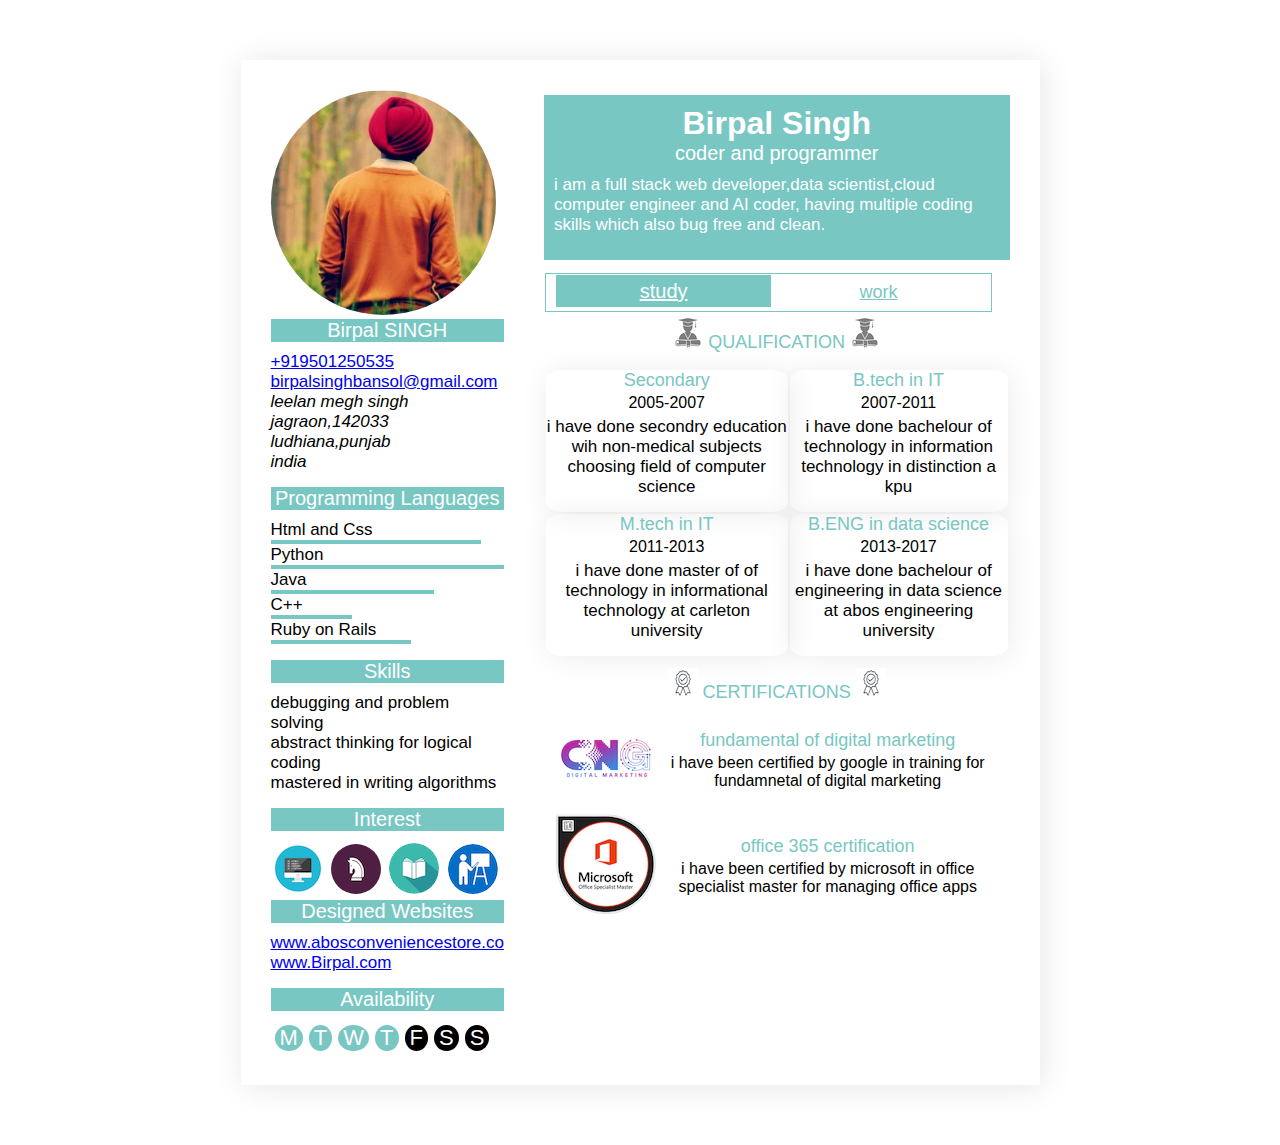
<file: index.html>
<!DOCTYPE html>
<html lang="en">
<head>
    <meta charset="UTF-8">
    <meta name="viewport" content="width=device-width, initial-scale=1.0">
    <title>Resume Assignment</title>
    <link rel="stylesheet" href="./style.css">
</head>
<body>
    
    <div class="resume">
        <div class="resume_profile">
            <div class="profile_info">
                <div class="profilephoto">
                    <img src="./images/birpalsinghbansol.jpg" alt="profile pic">
                </div>
                <div class="address">
                    <p class="forheading">Birpal SINGH</p>
                    <ul class="forparagraph">
                        <li><a href="https://api.whatsapp.com/send?phone=919501250535&text=&source=&data=&app_absent=">+919501250535</a></li>
                        <li><a href="mailto:birpalsinghbansol@gmail.com">birpalsinghbansol@gmail.com</a></li>
                        <li> <address>
                            leelan megh singh <br> jagraon,142033 <br> ludhiana,punjab <br>india
                        </address></li>
                    </ul>
                </div>
            </div>
            <div class="profile_languages">
                <div class="programming languages">
                    <p class="forheading">Programming Languages</p>
                    <ul class="forparagraph">
                        <li>Html and Css <span class="bar"><span class="html"></span></span></li>
                        <li>Python<span class="bar"><span class="python"></span></span></li>
                        <li>Java <span class="bar"><span class="java"></span></span></li>
                        <li>C++ <span class="bar"><span class="c"></span></span></li>
                        <li>Ruby on Rails<span class="bar"><span class="ruby"></span></span></li>
                    </ul>
                </div>
            </div>
            <div class="profile_skills">
                <div class="skills">
                    <p class="forheading">Skills</p>
                    <ul class="forparagraph">
                        <li>debugging and problem solving</li>
                        <li>abstract thinking for logical coding</li>
                        <li>mastered in writing algorithms</li>
                        <li></li>
                    </ul>
                </div>
            </div>
            
            <div class="profile_interest">
                <div class="interest">
                    <p class="forheading">Interest</p>
                    <div class="interest_images"></div>
                    <a href="https://www.google.com/search?q=coding"><img id="interest1" src="./images/coding.png" alt=""></a>
                    <a href="https://www.google.com/search?q=chess"><img id="interest2" src="./images/chess.png" alt=""></a>
                    <a href="https://www.google.com/search?q=reading"><img id="interest3" src="./images/reading.png" alt=""></a>
                    <a href="https://www.google.com/search?q=teaching"><img id="interest4" src="./images/teaching.png" alt=""></a>
                </div>

            </div>
            <div class="profile_designedwebsites">
                <div class="designedwebsites">
                    <p class="forheading">Designed Websites</p>
                    <ul class="forparagraph">
                        <li><a href=" https://abosconveniencestore.wixsite.com/abos">www.abosconveniencestore.co</a></li>
                        <li><a href="https://google.com">www.Birpal.com</a></li>
                    </ul>
                </div>
            </div>
            <div class="profile_availability">
                <div class="availability">
                    <p class="forheading">Availability</p>
                    <table>
                        <tr>
                            <td><p class="forworking_days">M</p></td>
                            <td><p class="forworking_days">T</p></td>
                            <td><p class="forworking_days">W</p></td>
                            <td><p class="forworking_days">T</p></td>
                            <td><p class="fornonworking_days">F</p></td>
                            <td><p class="fornonworking_days">S</p></td>
                            <td><p class="fornonworking_days">S</p></td>
                        </tr>
                    </table>
                </div>
            </div>
        </div>
        <div class="resume_study">
            <div class="about">
                <h1>Birpal Singh</h1>
                <h3 class="forheading">coder and programmer</h3>
                <p class="forparagraph">i am a full stack web developer,data scientist,cloud computer engineer and AI coder, having multiple coding skills which also bug free and clean.</p>
            </div>
            <div class="study">
                <div class="menu">
                    <a id="menu1" class="forheading" href="./index.html">study</a>
                    <a id="menu2" class="forsubheading" href="./work.html">work</a>
                </div>
                <p id="qualification" class="forsubheading"><img src="./images/degree.png" alt=""> QUALIFICATION <img src="./images/degree.png" alt=""> </p>
                <table class="study_table">
                    <tr>
                        <td class="cards">
                            <p class="forsubheading">Secondary</p>
                            <p class="year">2005-2007</p>
                            <p class="forparagraph">i have done secondry education wih non-medical subjects choosing field of computer science</p>
                        </td>
                        <td class="cards">
                            <p class="forsubheading"> B.tech in IT</p>
                            <p class="year">2007-2011</p>
                            <p class="forparagraph">i have done bachelour of technology in information technology in distinction a kpu</p>
                        </td>
                    </tr>
                    <tr>
                        <td class="cards">
                            <p class="forsubheading">M.tech in IT</p>
                            <p class="year">2011-2013</p>
                            <p class="forparagraph"> i have done master of of technology in informational technology at carleton university</p>
                        </td>
                        <td class="cards">
                            <p class="forsubheading">B.ENG in data science</p>
                            <p class="year">2013-2017</p>
                            <p class="forparagraph"> i have done bachelour of engineering in data science at abos engineering  university</p>
                        </td>
                    </tr>
                </table>
                <div class="certification">
                    <p class="forsubheading"><img src="./images/certification.png" alt="">  CERTIFICATIONS   <img src="./images/certification.png" alt=""> </p>
                    <table>
                        <tr>
                            <td><img src="./images/digitalmarketing.png" alt=""></td>
                            <td>
                                <p class="forsubheading">fundamental of digital marketing</p>
                                <p>i have been certified by google in training for fundamnetal of digital marketing</p>
                            </td>
                        </tr>
                        <tr>
                            <td><img src="./images/office.png" alt=""></td>
                            <td> 
                                <p class="forsubheading">office 365 certification</p>
                                <p>i have been certified by microsoft in office specialist master for managing office apps</p>
                            </td>
                        </tr>
                    </table>

                </div>
                
            </div>
            
        </div>
    </div>
    
</body>
</html>
</file>
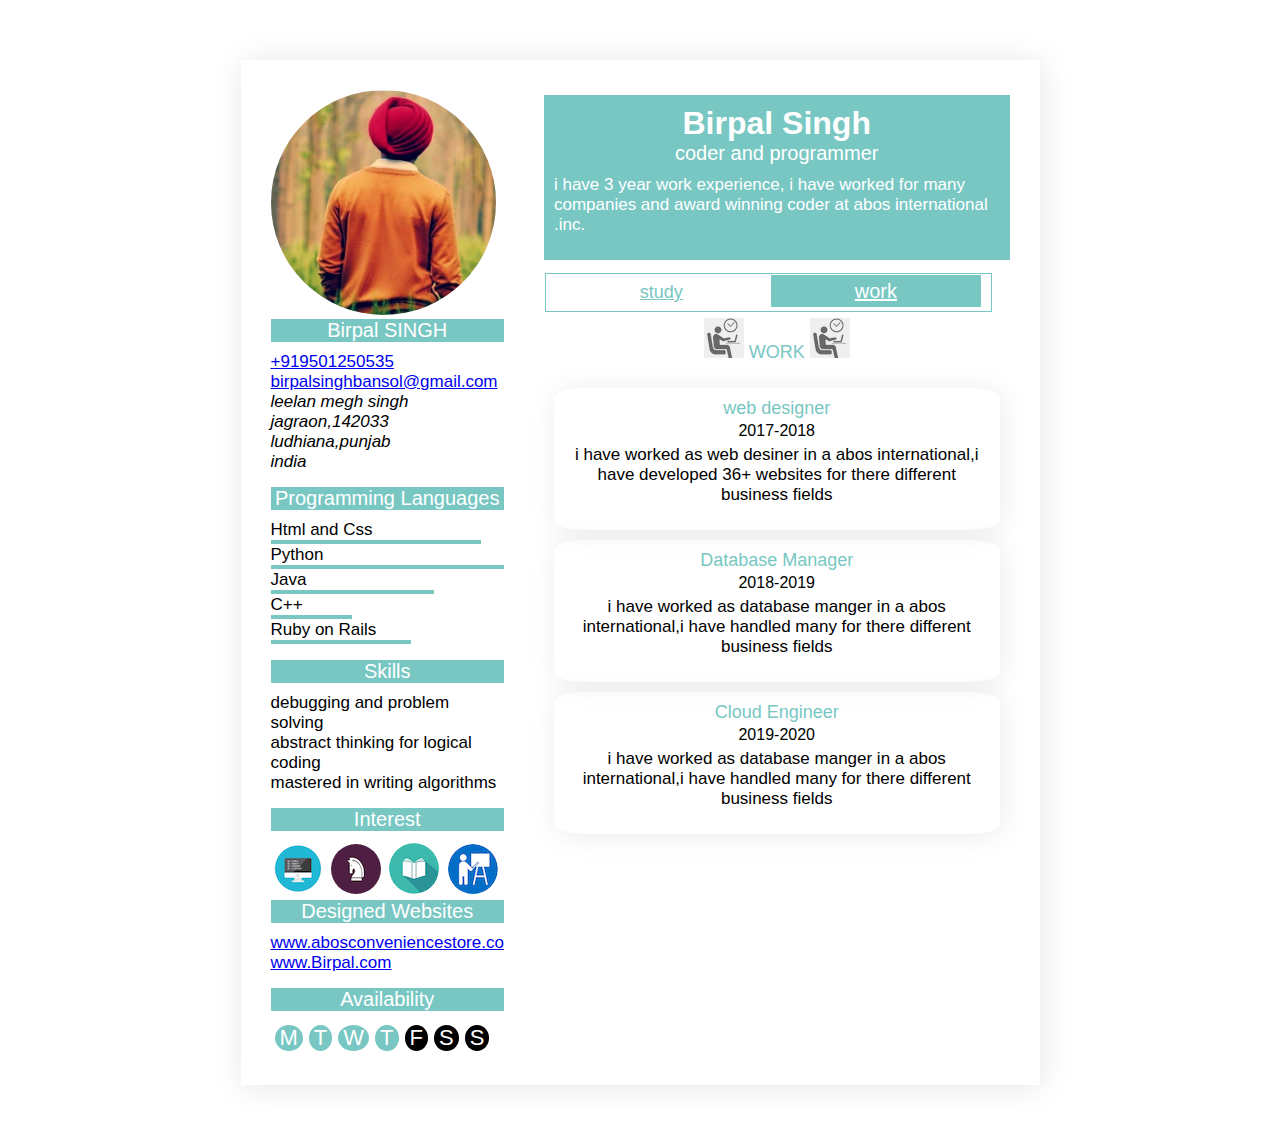
<file: work.html>
<!DOCTYPE html>
    <html lang="en">
    <head>
        <meta charset="UTF-8">
        <meta name="viewport" content="width=device-width, initial-scale=1.0">
        <title>work and interest</title>
        <link rel="stylesheet" href="./style.css">
    </head>
    <body>
        
        <div class="resume">



            <div class="resume_profile">
                <div class="profile_info">
                    <div class="profilephoto">
                        <img src="./images/birpalsinghbansol.jpg" alt="profile pic">
                    </div>
                    <div class="address">
                        <p class="forheading">Birpal SINGH</p>
                        <ul class="forparagraph">
                            <li><a href="https://api.whatsapp.com/send?phone=919501250535&text=&source=&data=&app_absent=">+919501250535</a></li>
                            <li><a href="mailto:birpalsinghbansol@gmail.com">birpalsinghbansol@gmail.com</a></li>
                            <li> <address>
                                leelan megh singh <br> jagraon,142033 <br> ludhiana,punjab <br>india
                            </address></li>
                        </ul>
                    </div>
                </div>
                <div class="profile_languages">
                    <div class="programming languages">
                        <p class="forheading">Programming Languages</p>
                        <ul class="forparagraph">
                            <li>Html and Css <span class="bar"><span class="html"></span></span></li>
                            <li>Python<span class="bar"><span class="python"></span></span></li>
                            <li>Java <span class="bar"><span class="java"></span></span></li>
                            <li>C++ <span class="bar"><span class="c"></span></span></li>
                            <li>Ruby on Rails<span class="bar"><span class="ruby"></span></span></li>
                        </ul>
                    </div>
                </div>
                <div class="profile_skills">
                    <div class="skills">
                        <p class="forheading">Skills</p>
                        <ul class="forparagraph">
                            <li>debugging and problem solving</li>
                            <li>abstract thinking for logical coding</li>
                            <li>mastered in writing algorithms</li>
                            <li></li>
                        </ul>
                    </div>
                </div>
                
                <div class="profile_interest">
                    <div class="interest">
                        <p class="forheading">Interest</p>
                        <div class="interest_images"></div>
                        <a href="https://www.google.com/search?q=coding"><img id="interest1" src="./images/coding.png" alt=""></a>
                        <a href="https://www.google.com/search?q=chess"><img id="interest2" src="./images/chess.png" alt=""></a>
                        <a href="https://www.google.com/search?q=reading"><img id="interest3" src="./images/reading.png" alt=""></a>
                        <a href="https://www.google.com/search?q=teaching"><img id="interest4" src="./images/teaching.png" alt=""></a>
                    </div>
    
                </div>
                <div class="profile_designedwebsites">
                    <div class="designedwebsites">
                        <p class="forheading">Designed Websites</p>
                        <ul class="forparagraph">
                            <li><a href=" https://abosconveniencestore.wixsite.com/abos">www.abosconveniencestore.co</a></li>
                            <li><a href="https://google.com">www.Birpal.com</a></li>
                        </ul>
                    </div>
                </div>
                <div class="profile_availability">
                    <div class="availability">
                        <p class="forheading">Availability</p>
                        <table>
                            <tr>
                                <td><p class="forworking_days">M</p></td>
                                <td><p class="forworking_days">T</p></td>
                                <td><p class="forworking_days">W</p></td>
                                <td><p class="forworking_days">T</p></td>
                                <td><p class="fornonworking_days">F</p></td>
                                <td><p class="fornonworking_days">S</p></td>
                                <td><p class="fornonworking_days">S</p></td>
                            </tr>
                        </table>
                    </div>
                </div>
            </div>

            <div class="resume_study">
                <div class="about">
                    <h1>Birpal Singh</h1>
                    <h3 class="forheading">coder and programmer</h3>
                    <p class="forparagraph">i have  3 year work experience, i have worked for many companies and award winning coder at abos international .inc.</p>
                </div>
                <div class="study">
                    <div class="menu">
                        <a id="menu1" class="forsubheading" href="./index.html">study</a>
                        <a id="menu2" class="forheading" href="./work.html">work</a>
                    </div>
                    <p id="qualification" class="forsubheading"><img src="./images/work.png" alt=""> WORK <img src="./images/work.png" alt=""> </p>
                    <div class="cards">
                        <p class="forsubheading">web designer</p>
                        <p>2017-2018</p>
                        <p class="forparagraph">i have worked as web desiner in a abos international,i have developed 36+ websites for there different business fields</p>
                    </div>
                    <div class="cards">
                        <p class="forsubheading">Database Manager</p>
                        <p>2018-2019</p>
                        <p class="forparagraph">i have worked as database manger in a abos international,i have handled many for there different business fields</p>
                    </div>
                    <div class="cards">
                        <p class="forsubheading">Cloud Engineer</p>
                        <p>2019-2020</p>
                        <p class="forparagraph">i have worked as database manger in a abos international,i have handled many for there different business fields</p>
                    </div>
                </div>
                
            </div>
        </div>

    </body>
    </html>
</file>
<file: style.css>
*{  margin: 0px;
    padding: 0px;
    box-sizing:border-box;
    list-style: none;
    font-family: sans-serif;


}
.forheading{
    font-size: 20px;
    font-weight: 500;
    color: white;
    background-color: rgb(120, 199, 195);
    text-align: center;
    margin-bottom: 10px;
}
.forparagraph{
    font-weight: 300;
    font-size: 17px;
    margin-top: 5px;
    margin-bottom: 15px;
}
.forsubheading{
    color: rgb(120, 199, 195);
    font-size: 18px;
    padding-bottom: 3px;
}
.forworking_days{
    background-color: rgb(120, 199, 195);
    color: white;
    border-radius: 50%;
    font-size: 22px;
    padding-left: 5px;
    padding-right: 5px;
    margin: 2px;
    
}
.fornonworking_days{
    background-color: black;
    color: white;
    border-radius: 75%;
    font-size: 22px;
    padding-left: 5px;
    padding-right: 5px;
    margin: 2px;

}
.resume{
    width: 799px;
    height: auto;
    display: flex;
    margin: 60px auto;
    box-shadow: 2px 2px 30px 0 rgba(0,0,30,.1);
    
}
.resume_profile{
    padding: 30px;
    width: 300px;
   
}
.profilephoto img{
    width: 225px;
    height: 225px;
    border-radius: 50%;
}
.about{
    background-color: rgb(120, 199, 195);
    width: 300px;
    color: white;
    align-self: center;
    margin: 10px;
    margin-top: 20px;
}
.about h1{
   text-align: center;
}
.resume_study div{
padding: 10px;
width: auto;
}
.certification p{
    text-align: center;
}

.study p{
    text-align: center;

}
.bar{
    display: block;
    height: 5px;
    overflow: hidden;
    
}
.bar span{
    height: 4px;
    float: left;
    background: rgb(120, 199, 195);
}
.html{
    width: 90%;
}
.python{
    width: 100%;
}
.java{
    width: 70%;
}
.c {
    width: 35%;
}
.ruby{
    width: 60%;
}
.cards{
    margin: 10px;
    box-shadow: 2px 2px 30px 0 rgba(0,0,0,.08);
    border-radius: 7%;
}
.resume_study{
    margin-top: 15px;
    margin-right: 20px;

}
#interest{
    border-radius: 50%;
    
}
#interest2{
    border-radius: 50%;
    padding: 2px;
}
#interest3{
    border-radius: 50%;
    padding: 2px;
}
#interest4{
    border-radius: 50%;
    padding: 2px;
}
#interest1{
    border-radius: 50%;
    padding: 2px;
}
.interest_images{
    display: inline;
}
button {
    padding: 10px;
    background-color: rgb(120, 199, 195);
    border-radius: 10px;
    margin-left: 45%;
}
.menu{
    display: inline;
    align-items: center;
    margin: 1px;
    padding: 5px;
    border: 1px solid rgb(120, 199, 195);
}
#menu1{
   padding: 5px 18%;
}
#menu2{
    padding: 5px 18%;
}
#qualification{
    padding: 15px;
}
.qualities{
    padding-top: 15px;
}
</file>
